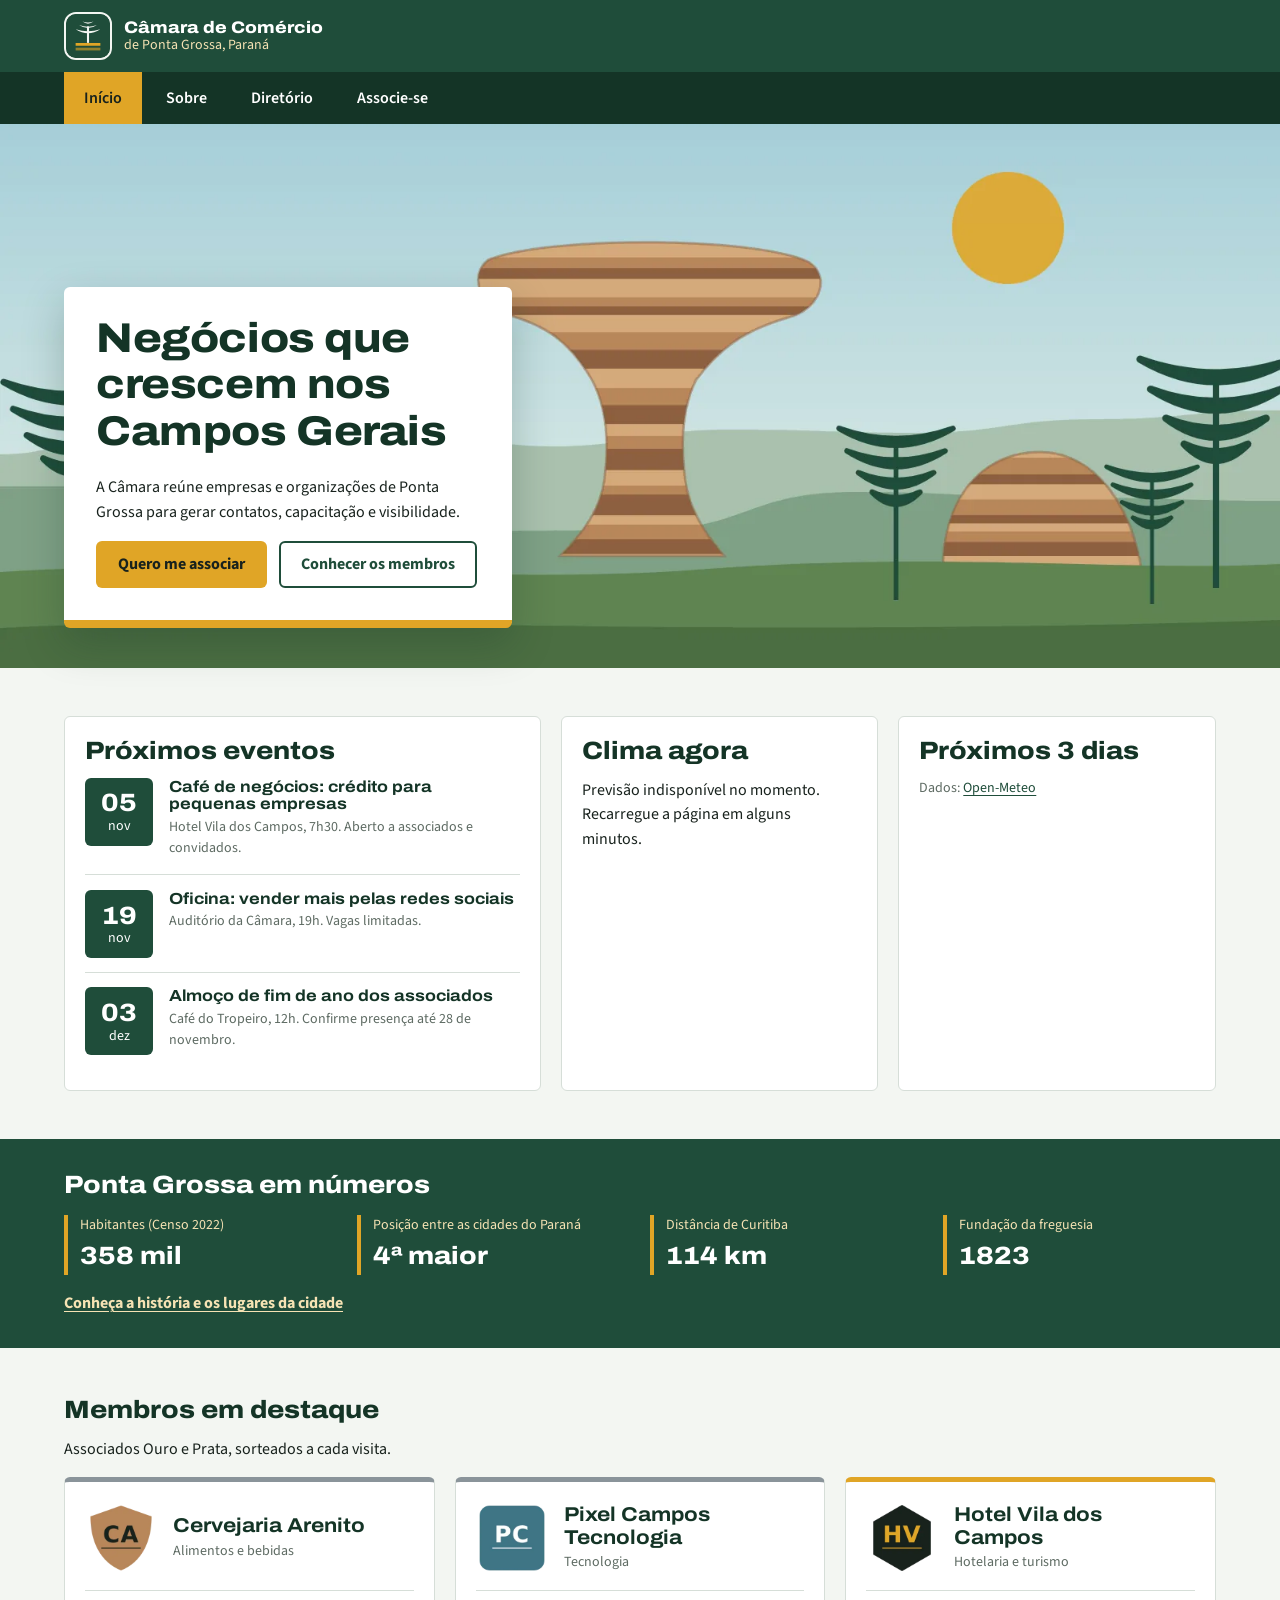
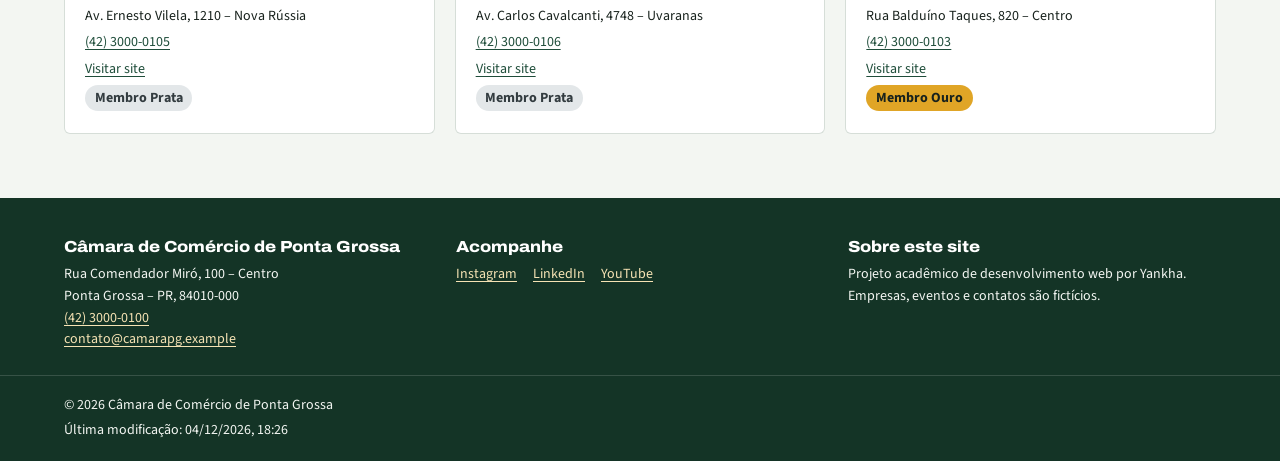
<file: chamber/index.html>
<!DOCTYPE html>
<html lang="pt-BR">
<head>
  <meta charset="UTF-8">
  <meta name="viewport" content="width=device-width, initial-scale=1.0">
  <title>Início | Câmara de Comércio de Ponta Grossa</title>
  <meta name="description" content="Câmara de Comércio de Ponta Grossa: eventos, clima, membros em destaque e como se associar.">
  <meta name="author" content="Yankha">
  <meta property="og:title" content="Início | Câmara de Comércio de Ponta Grossa">
  <meta property="og:description" content="Câmara de Comércio de Ponta Grossa: eventos, clima, membros em destaque e como se associar.">
  <meta property="og:type" content="website">
  <meta property="og:image" content="images/hero-lg.webp">
  <link rel="icon" href="images/brand-mark.svg" type="image/svg+xml">
  <link rel="preconnect" href="https://fonts.googleapis.com">
  <link rel="preconnect" href="https://fonts.gstatic.com" crossorigin>
  <link rel="stylesheet" href="https://fonts.googleapis.com/css2?family=Archivo:wdth,wght@100..125,700..800&amp;family=Source+Sans+3:wght@400;600;700&amp;display=swap">
  <link rel="stylesheet" href="styles/main.css">
</head>
<body>
  <a class="pular-link" href="#conteudo">Pular para o conteúdo</a>
  <header class="cabecalho">
    <div class="container cabecalho-interno">
      <a class="marca" href="index.html">
        <img src="images/brand-mark.svg" alt="" width="48" height="48">
        <span class="marca-nome">Câmara de Comércio <span>de Ponta Grossa, Paraná</span></span>
      </a>
      <button class="menu-botao" id="menu-botao" type="button" aria-expanded="false" aria-controls="navegacao" aria-label="Abrir menu">
        <svg class="icone-abrir" viewBox="0 0 24 24" fill="none" stroke="currentColor" stroke-width="2" stroke-linecap="round" aria-hidden="true"><path d="M4 7h16M4 12h16M4 17h16"/></svg>
        <svg class="icone-fechar" viewBox="0 0 24 24" fill="none" stroke="currentColor" stroke-width="2" stroke-linecap="round" aria-hidden="true"><path d="M6 6l12 12M18 6L6 18"/></svg>
      </button>
    </div>
    <nav class="navegacao" id="navegacao" aria-label="Principal">
      <ul>
        <li><a href="index.html" aria-current="page">Início</a></li>
        <li><a href="sobre.html">Sobre</a></li>
        <li><a href="diretorio.html">Diretório</a></li>
        <li><a href="associe-se.html">Associe-se</a></li>
      </ul>
    </nav>
  </header>

  <main id="conteudo">
    <section class="heroi" aria-labelledby="titulo-heroi">
      <picture>
        <source media="(min-width: 40em)" srcset="images/hero-lg.webp" width="1600" height="800">
        <img src="images/hero-sm.webp" alt="Ilustração da Taça, formação de arenito em camadas do Parque de Vila Velha, cercada por araucárias" width="800" height="400" fetchpriority="high">
      </picture>
      <div class="heroi-texto">
        <h1 id="titulo-heroi">Negócios que crescem nos Campos Gerais</h1>
        <p>A Câmara reúne empresas e organizações de Ponta Grossa para gerar contatos, capacitação e visibilidade.</p>
        <div class="heroi-acoes">
          <a class="botao botao-primario" href="associe-se.html">Quero me associar</a>
          <a class="botao botao-secundario" href="diretorio.html">Conhecer os membros</a>
        </div>
      </div>
    </section>

    <div class="container secao grade-inicio">
      <section class="painel eventos" aria-labelledby="titulo-eventos">
        <h2 id="titulo-eventos">Próximos eventos</h2>
        <ul class="lista-eventos">
          <li>
            <time class="data-evento" datetime="2026-11-05T07:30"><span class="dia">05</span><span class="mes">nov</span></time>
            <div>
              <h3>Café de negócios: crédito para pequenas empresas</h3>
              <p>Hotel Vila dos Campos, 7h30. Aberto a associados e convidados.</p>
            </div>
          </li>
          <li>
            <time class="data-evento" datetime="2026-11-19T19:00"><span class="dia">19</span><span class="mes">nov</span></time>
            <div>
              <h3>Oficina: vender mais pelas redes sociais</h3>
              <p>Auditório da Câmara, 19h. Vagas limitadas.</p>
            </div>
          </li>
          <li>
            <time class="data-evento" datetime="2026-12-03T12:00"><span class="dia">03</span><span class="mes">dez</span></time>
            <div>
              <h3>Almoço de fim de ano dos associados</h3>
              <p>Café do Tropeiro, 12h. Confirme presença até 28 de novembro.</p>
            </div>
          </li>
        </ul>
      </section>

      <section class="painel" aria-labelledby="titulo-clima">
        <h2 id="titulo-clima">Clima agora</h2>
        <div class="clima-atual" id="clima-atual" aria-live="polite">
          <p class="carregando">Buscando o tempo em Ponta Grossa…</p>
        </div>
      </section>

      <section class="painel" aria-labelledby="titulo-previsao">
        <h2 id="titulo-previsao">Próximos 3 dias</h2>
        <ul class="previsao" id="previsao">
          <li class="carregando">Carregando previsão…</li>
        </ul>
        <p class="fonte-dados">Dados: <a href="https://open-meteo.com/" target="_blank" rel="noopener">Open-Meteo</a></p>
      </section>
    </div>

    <section class="faixa-numeros" aria-labelledby="titulo-numeros">
      <div class="container">
        <h2 id="titulo-numeros">Ponta Grossa em números</h2>
        <dl class="numeros">
          <div><dt>Habitantes (Censo 2022)</dt><dd>358 mil</dd></div>
          <div><dt>Posição entre as cidades do Paraná</dt><dd>4ª maior</dd></div>
          <div><dt>Distância de Curitiba</dt><dd>114 km</dd></div>
          <div><dt>Fundação da freguesia</dt><dd>1823</dd></div>
        </dl>
        <a href="sobre.html">Conheça a história e os lugares da cidade</a>
      </div>
    </section>

    <section class="container secao" aria-labelledby="titulo-destaques">
      <h2 id="titulo-destaques">Membros em destaque</h2>
      <p>Associados Ouro e Prata, sorteados a cada visita.</p>
      <div class="destaques" id="destaques" aria-live="polite">
        <p class="carregando">Carregando destaques…</p>
      </div>
    </section>
  </main>

  <footer class="rodape">
    <div class="container rodape-grade">
      <section>
        <h2>Câmara de Comércio de Ponta Grossa</h2>
        <address>
          Rua Comendador Miró, 100 – Centro<br>
          Ponta Grossa – PR, 84010-000<br>
          <a href="tel:4230000100">(42) 3000-0100</a><br>
          <a href="mailto:contato@camarapg.example">contato@camarapg.example</a>
        </address>
      </section>
      <section>
        <h2>Acompanhe</h2>
        <ul>
          <li><a href="https://example.com/instagram" target="_blank" rel="noopener">Instagram</a></li>
          <li><a href="https://example.com/linkedin" target="_blank" rel="noopener">LinkedIn</a></li>
          <li><a href="https://example.com/youtube" target="_blank" rel="noopener">YouTube</a></li>
        </ul>
      </section>
      <section>
        <h2>Sobre este site</h2>
        <p>Projeto acadêmico de desenvolvimento web por Yankha. Empresas, eventos e contatos são fictícios.</p>
      </section>
    </div>
    <div class="rodape-base">
      <div class="container">
        <p>&copy; <span id="ano-atual">2026</span> Câmara de Comércio de Ponta Grossa</p>
        <p>Última modificação: <time id="ultima-modificacao"></time></p>
      </div>
    </div>
  </footer>
  <script type="module" src="scripts/inicio.mjs"></script>
</body>
</html>
</file>
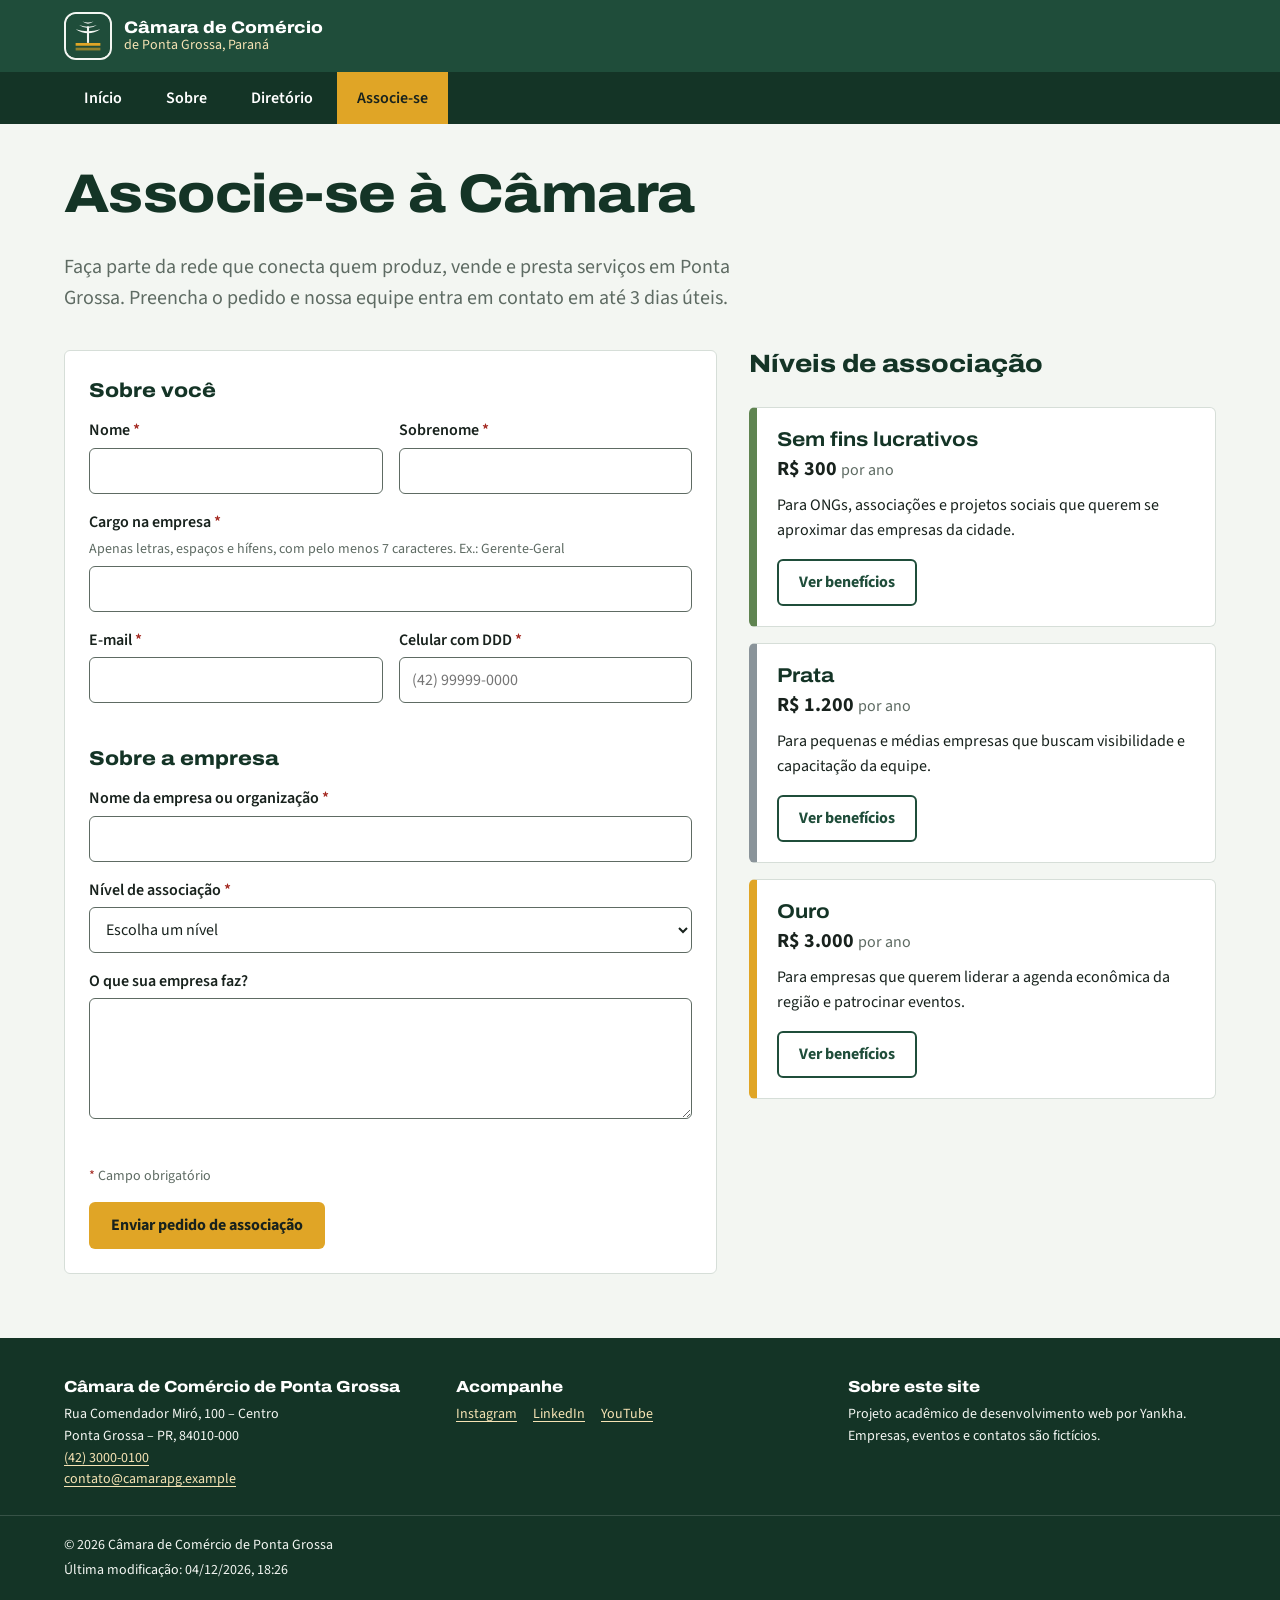
<file: chamber/associe-se.html>
<!DOCTYPE html>
<html lang="pt-BR">
<head>
  <meta charset="UTF-8">
  <meta name="viewport" content="width=device-width, initial-scale=1.0">
  <title>Associe-se | Câmara de Comércio de Ponta Grossa</title>
  <meta name="description" content="Benefícios dos níveis de associação e formulário para se associar à Câmara de Comércio de Ponta Grossa.">
  <meta name="author" content="Yankha">
  <meta property="og:title" content="Associe-se | Câmara de Comércio de Ponta Grossa">
  <meta property="og:description" content="Benefícios dos níveis de associação e formulário para se associar à Câmara de Comércio de Ponta Grossa.">
  <meta property="og:type" content="website">
  <meta property="og:image" content="images/hero-lg.webp">
  <link rel="icon" href="images/brand-mark.svg" type="image/svg+xml">
  <link rel="preconnect" href="https://fonts.googleapis.com">
  <link rel="preconnect" href="https://fonts.gstatic.com" crossorigin>
  <link rel="stylesheet" href="https://fonts.googleapis.com/css2?family=Archivo:wdth,wght@100..125,700..800&amp;family=Source+Sans+3:wght@400;600;700&amp;display=swap">
  <link rel="stylesheet" href="styles/main.css">
</head>
<body>
  <a class="pular-link" href="#conteudo">Pular para o conteúdo</a>
  <header class="cabecalho">
    <div class="container cabecalho-interno">
      <a class="marca" href="index.html">
        <img src="images/brand-mark.svg" alt="" width="48" height="48">
        <span class="marca-nome">Câmara de Comércio <span>de Ponta Grossa, Paraná</span></span>
      </a>
      <button class="menu-botao" id="menu-botao" type="button" aria-expanded="false" aria-controls="navegacao" aria-label="Abrir menu">
        <svg class="icone-abrir" viewBox="0 0 24 24" fill="none" stroke="currentColor" stroke-width="2" stroke-linecap="round" aria-hidden="true"><path d="M4 7h16M4 12h16M4 17h16"/></svg>
        <svg class="icone-fechar" viewBox="0 0 24 24" fill="none" stroke="currentColor" stroke-width="2" stroke-linecap="round" aria-hidden="true"><path d="M6 6l12 12M18 6L6 18"/></svg>
      </button>
    </div>
    <nav class="navegacao" id="navegacao" aria-label="Principal">
      <ul>
        <li><a href="index.html">Início</a></li>
        <li><a href="sobre.html">Sobre</a></li>
        <li><a href="diretorio.html">Diretório</a></li>
        <li><a href="associe-se.html" aria-current="page">Associe-se</a></li>
      </ul>
    </nav>
  </header>

  <main id="conteudo" class="container">
    <header class="cabeca-pagina">
      <h1>Associe-se à Câmara</h1>
      <p>Faça parte da rede que conecta quem produz, vende e presta serviços em Ponta Grossa. Preencha o pedido e nossa equipe entra em contato em até 3 dias úteis.</p>
    </header>

    <div class="layout-associe">
      <form class="formulario" action="obrigado.html" method="get">
        <fieldset>
          <legend>Sobre você</legend>
          <div class="linha-campos">
            <div class="campo">
              <label for="nome">Nome <span class="obrigatorio" aria-hidden="true">*</span></label>
              <input type="text" id="nome" name="nome" autocomplete="given-name" required>
            </div>
            <div class="campo">
              <label for="sobrenome">Sobrenome <span class="obrigatorio" aria-hidden="true">*</span></label>
              <input type="text" id="sobrenome" name="sobrenome" autocomplete="family-name" required>
            </div>
          </div>
          <div class="campo">
            <label for="cargo">Cargo na empresa <span class="obrigatorio" aria-hidden="true">*</span></label>
            <span class="dica" id="dica-cargo">Apenas letras, espaços e hífens, com pelo menos 7 caracteres. Ex.: Gerente-Geral</span>
            <input type="text" id="cargo" name="cargo" autocomplete="organization-title" required
              pattern="[A-Za-zÀ-ÖØ-öø-ÿ \-]{7,}" aria-describedby="dica-cargo"
              title="Use apenas letras, espaços e hífens, com pelo menos 7 caracteres">
          </div>
          <div class="linha-campos">
            <div class="campo">
              <label for="email">E-mail <span class="obrigatorio" aria-hidden="true">*</span></label>
              <input type="email" id="email" name="email" autocomplete="email" required>
            </div>
            <div class="campo">
              <label for="celular">Celular com DDD <span class="obrigatorio" aria-hidden="true">*</span></label>
              <input type="tel" id="celular" name="celular" autocomplete="tel" required
                pattern="[0-9 \(\)\+\-]{10,}" placeholder="(42) 99999-0000"
                title="Informe o celular com DDD, por exemplo (42) 99999-0000">
            </div>
          </div>
        </fieldset>

        <fieldset>
          <legend>Sobre a empresa</legend>
          <div class="campo">
            <label for="empresa">Nome da empresa ou organização <span class="obrigatorio" aria-hidden="true">*</span></label>
            <input type="text" id="empresa" name="empresa" autocomplete="organization" required>
          </div>
          <div class="campo">
            <label for="nivel">Nível de associação <span class="obrigatorio" aria-hidden="true">*</span></label>
            <select id="nivel" name="nivel" required>
              <option value="" selected disabled>Escolha um nível</option>
              <option value="sem-fins-lucrativos">Sem fins lucrativos</option>
              <option value="prata">Prata</option>
              <option value="ouro">Ouro</option>
            </select>
          </div>
          <div class="campo">
            <label for="descricao">O que sua empresa faz?</label>
            <textarea id="descricao" name="descricao" rows="4"></textarea>
          </div>
        </fieldset>

        <input type="hidden" id="carimbo" name="carimbo">
        <p class="fonte"><span class="obrigatorio" aria-hidden="true">*</span> Campo obrigatório</p>
        <button type="submit" class="botao botao-primario">Enviar pedido de associação</button>
      </form>

      <section class="niveis" aria-labelledby="titulo-niveis">
        <h2 id="titulo-niveis">Níveis de associação</h2>
        <article class="nivel np">
          <h3>Sem fins lucrativos</h3>
          <p class="preco">R$ 300 <span>por ano</span></p>
          <p>Para ONGs, associações e projetos sociais que querem se aproximar das empresas da cidade.</p>
          <button type="button" class="botao botao-secundario" data-modal="modal-np">Ver benefícios</button>
        </article>
        <article class="nivel prata">
          <h3>Prata</h3>
          <p class="preco">R$ 1.200 <span>por ano</span></p>
          <p>Para pequenas e médias empresas que buscam visibilidade e capacitação da equipe.</p>
          <button type="button" class="botao botao-secundario" data-modal="modal-prata">Ver benefícios</button>
        </article>
        <article class="nivel ouro">
          <h3>Ouro</h3>
          <p class="preco">R$ 3.000 <span>por ano</span></p>
          <p>Para empresas que querem liderar a agenda econômica da região e patrocinar eventos.</p>
          <button type="button" class="botao botao-secundario" data-modal="modal-ouro">Ver benefícios</button>
        </article>
      </section>
    </div>

    <dialog class="modal" id="modal-np" aria-labelledby="modal-np-titulo">
      <div class="modal-cabeca">
        <h2 id="modal-np-titulo">Benefícios: Sem fins lucrativos</h2>
        <button type="button" class="modal-fechar" aria-label="Fechar">&times;</button>
      </div>
      <ul>
          <li>Listagem no diretório de membros</li>
          <li>Dois almoços de networking por ano</li>
          <li>Divulgação de campanhas sociais no boletim mensal</li>
          <li>Acesso gratuito aos treinamentos on-line</li>
      </ul>
      <button type="button" class="botao botao-primario" data-escolher="sem-fins-lucrativos">Escolher este nível</button>
    </dialog>
    <dialog class="modal" id="modal-prata" aria-labelledby="modal-prata-titulo">
      <div class="modal-cabeca">
        <h2 id="modal-prata-titulo">Benefícios: Prata</h2>
        <button type="button" class="modal-fechar" aria-label="Fechar">&times;</button>
      </div>
      <ul>
          <li>Tudo do nível Sem fins lucrativos</li>
          <li>Logotipo no diretório e chance de destaque na página inicial</li>
          <li>Almoços de networking mensais</li>
          <li>Quatro treinamentos presenciais por ano para a equipe</li>
          <li>Uma publicação por mês nas redes sociais da Câmara</li>
          <li>20% de desconto em eventos pagos</li>
      </ul>
      <button type="button" class="botao botao-primario" data-escolher="prata">Escolher este nível</button>
    </dialog>
    <dialog class="modal" id="modal-ouro" aria-labelledby="modal-ouro-titulo">
      <div class="modal-cabeca">
        <h2 id="modal-ouro-titulo">Benefícios: Ouro</h2>
        <button type="button" class="modal-fechar" aria-label="Fechar">&times;</button>
      </div>
      <ul>
          <li>Tudo do nível Prata</li>
          <li>Destaque prioritário na página inicial e no diretório</li>
          <li>Patrocínio com marca em um evento por ano</li>
          <li>Anúncio no boletim trimestral impresso</li>
          <li>Publicações semanais nas redes sociais da Câmara</li>
          <li>Duas horas mensais de orientação jurídica e tributária</li>
          <li>Convites para reuniões com o poder público</li>
      </ul>
      <button type="button" class="botao botao-primario" data-escolher="ouro">Escolher este nível</button>
    </dialog>
  </main>

  <footer class="rodape">
    <div class="container rodape-grade">
      <section>
        <h2>Câmara de Comércio de Ponta Grossa</h2>
        <address>
          Rua Comendador Miró, 100 – Centro<br>
          Ponta Grossa – PR, 84010-000<br>
          <a href="tel:4230000100">(42) 3000-0100</a><br>
          <a href="mailto:contato@camarapg.example">contato@camarapg.example</a>
        </address>
      </section>
      <section>
        <h2>Acompanhe</h2>
        <ul>
          <li><a href="https://example.com/instagram" target="_blank" rel="noopener">Instagram</a></li>
          <li><a href="https://example.com/linkedin" target="_blank" rel="noopener">LinkedIn</a></li>
          <li><a href="https://example.com/youtube" target="_blank" rel="noopener">YouTube</a></li>
        </ul>
      </section>
      <section>
        <h2>Sobre este site</h2>
        <p>Projeto acadêmico de desenvolvimento web por Yankha. Empresas, eventos e contatos são fictícios.</p>
      </section>
    </div>
    <div class="rodape-base">
      <div class="container">
        <p>&copy; <span id="ano-atual">2026</span> Câmara de Comércio de Ponta Grossa</p>
        <p>Última modificação: <time id="ultima-modificacao"></time></p>
      </div>
    </div>
  </footer>
  <script type="module" src="scripts/associe.mjs"></script>
</body>
</html>
</file>
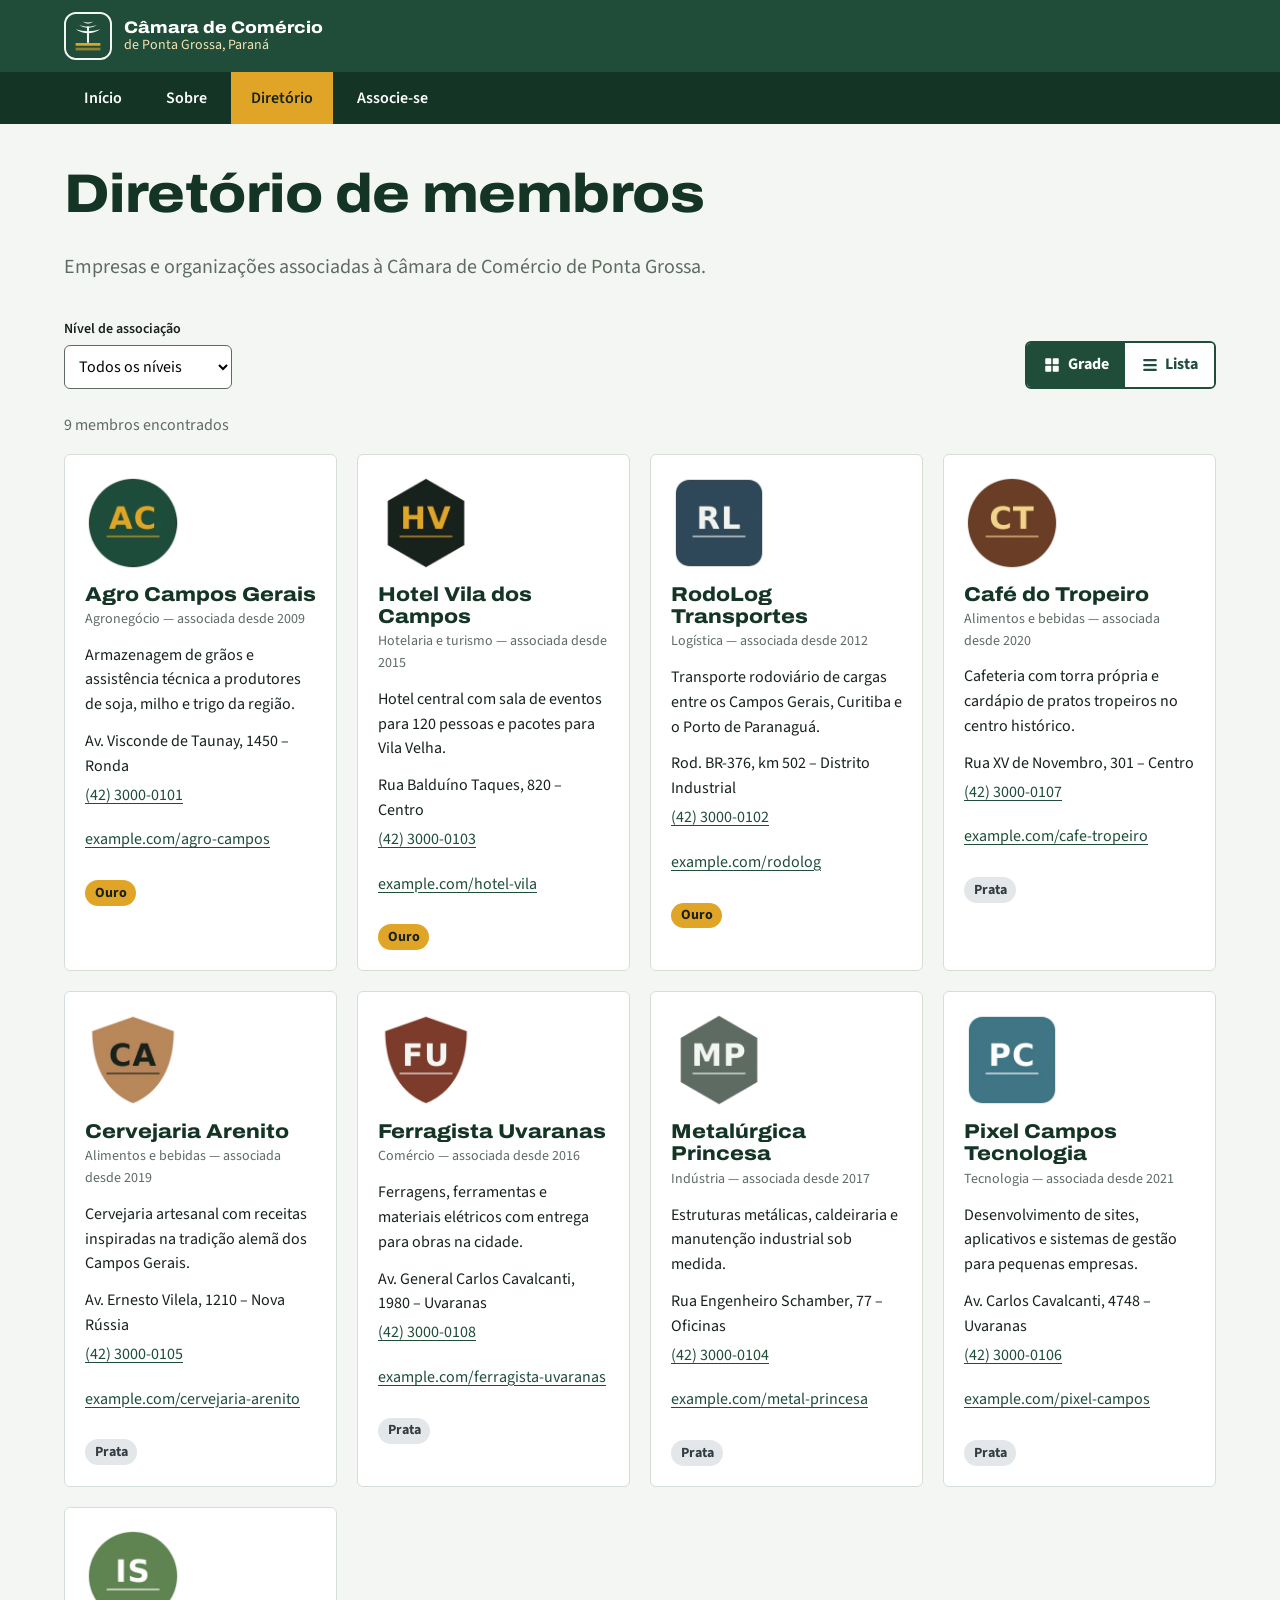
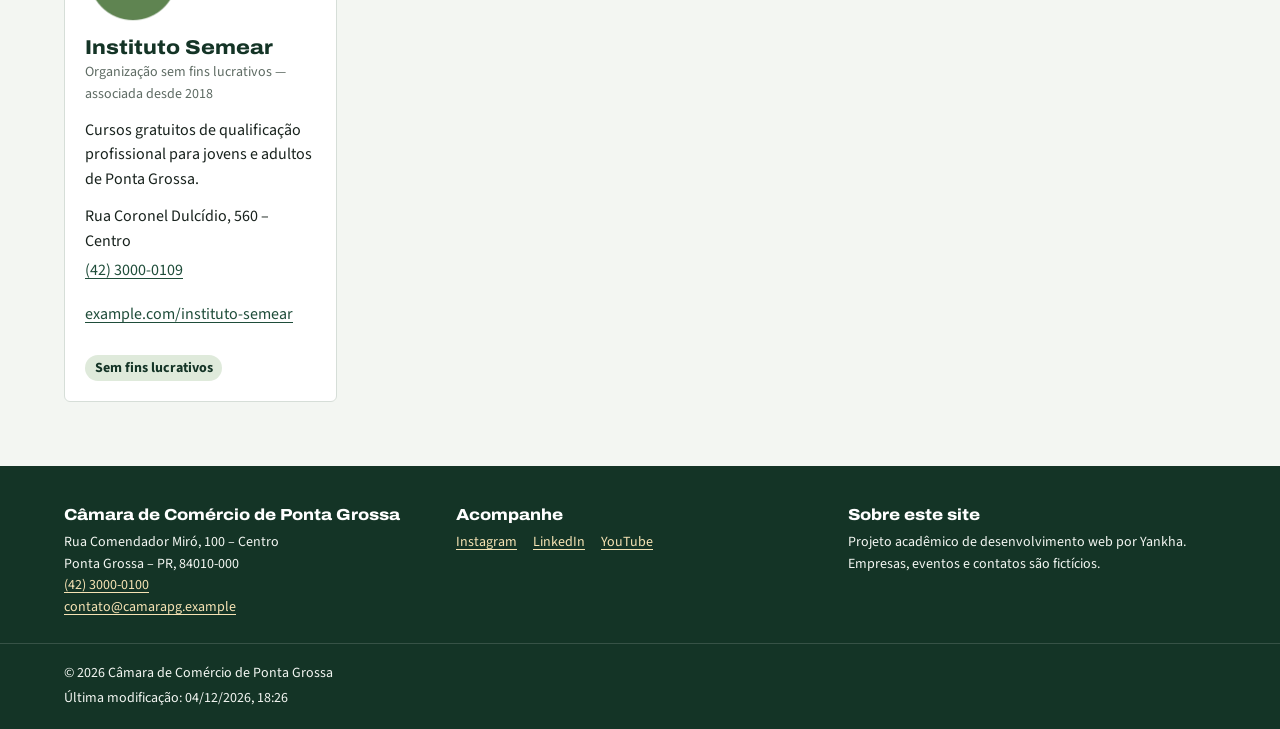
<file: chamber/diretorio.html>
<!DOCTYPE html>
<html lang="pt-BR">
<head>
  <meta charset="UTF-8">
  <meta name="viewport" content="width=device-width, initial-scale=1.0">
  <title>Diretório | Câmara de Comércio de Ponta Grossa</title>
  <meta name="description" content="Diretório de empresas e organizações associadas à Câmara de Comércio de Ponta Grossa.">
  <meta name="author" content="Yankha">
  <meta property="og:title" content="Diretório | Câmara de Comércio de Ponta Grossa">
  <meta property="og:description" content="Diretório de empresas e organizações associadas à Câmara de Comércio de Ponta Grossa.">
  <meta property="og:type" content="website">
  <meta property="og:image" content="images/hero-lg.webp">
  <link rel="icon" href="images/brand-mark.svg" type="image/svg+xml">
  <link rel="preconnect" href="https://fonts.googleapis.com">
  <link rel="preconnect" href="https://fonts.gstatic.com" crossorigin>
  <link rel="stylesheet" href="https://fonts.googleapis.com/css2?family=Archivo:wdth,wght@100..125,700..800&amp;family=Source+Sans+3:wght@400;600;700&amp;display=swap">
  <link rel="stylesheet" href="styles/main.css">
</head>
<body>
  <a class="pular-link" href="#conteudo">Pular para o conteúdo</a>
  <header class="cabecalho">
    <div class="container cabecalho-interno">
      <a class="marca" href="index.html">
        <img src="images/brand-mark.svg" alt="" width="48" height="48">
        <span class="marca-nome">Câmara de Comércio <span>de Ponta Grossa, Paraná</span></span>
      </a>
      <button class="menu-botao" id="menu-botao" type="button" aria-expanded="false" aria-controls="navegacao" aria-label="Abrir menu">
        <svg class="icone-abrir" viewBox="0 0 24 24" fill="none" stroke="currentColor" stroke-width="2" stroke-linecap="round" aria-hidden="true"><path d="M4 7h16M4 12h16M4 17h16"/></svg>
        <svg class="icone-fechar" viewBox="0 0 24 24" fill="none" stroke="currentColor" stroke-width="2" stroke-linecap="round" aria-hidden="true"><path d="M6 6l12 12M18 6L6 18"/></svg>
      </button>
    </div>
    <nav class="navegacao" id="navegacao" aria-label="Principal">
      <ul>
        <li><a href="index.html">Início</a></li>
        <li><a href="sobre.html">Sobre</a></li>
        <li><a href="diretorio.html" aria-current="page">Diretório</a></li>
        <li><a href="associe-se.html">Associe-se</a></li>
      </ul>
    </nav>
  </header>

  <main id="conteudo" class="container">
    <header class="cabeca-pagina">
      <h1>Diretório de membros</h1>
      <p>Empresas e organizações associadas à Câmara de Comércio de Ponta Grossa.</p>
    </header>

    <div class="controles-diretorio">
      <div class="filtro">
        <label for="filtro-nivel">Nível de associação</label>
        <select id="filtro-nivel">
          <option value="todos">Todos os níveis</option>
          <option value="3">Ouro</option>
          <option value="2">Prata</option>
          <option value="1">Sem fins lucrativos</option>
        </select>
      </div>
      <div class="alternar-visao" role="group" aria-label="Modo de exibição">
        <button type="button" id="ver-grade" aria-pressed="true">
          <svg viewBox="0 0 24 24" fill="currentColor" aria-hidden="true"><rect x="3" y="3" width="8" height="8" rx="1"/><rect x="13" y="3" width="8" height="8" rx="1"/><rect x="3" y="13" width="8" height="8" rx="1"/><rect x="13" y="13" width="8" height="8" rx="1"/></svg>
          Grade
        </button>
        <button type="button" id="ver-lista" aria-pressed="false">
          <svg viewBox="0 0 24 24" fill="currentColor" aria-hidden="true"><rect x="3" y="4" width="18" height="3" rx="1"/><rect x="3" y="10.5" width="18" height="3" rx="1"/><rect x="3" y="17" width="18" height="3" rx="1"/></svg>
          Lista
        </button>
      </div>
    </div>

    <p class="contagem" id="contagem" aria-live="polite"></p>
    <div class="membros grade" id="membros">
      <p class="carregando">Carregando membros…</p>
    </div>
  </main>

  <footer class="rodape">
    <div class="container rodape-grade">
      <section>
        <h2>Câmara de Comércio de Ponta Grossa</h2>
        <address>
          Rua Comendador Miró, 100 – Centro<br>
          Ponta Grossa – PR, 84010-000<br>
          <a href="tel:4230000100">(42) 3000-0100</a><br>
          <a href="mailto:contato@camarapg.example">contato@camarapg.example</a>
        </address>
      </section>
      <section>
        <h2>Acompanhe</h2>
        <ul>
          <li><a href="https://example.com/instagram" target="_blank" rel="noopener">Instagram</a></li>
          <li><a href="https://example.com/linkedin" target="_blank" rel="noopener">LinkedIn</a></li>
          <li><a href="https://example.com/youtube" target="_blank" rel="noopener">YouTube</a></li>
        </ul>
      </section>
      <section>
        <h2>Sobre este site</h2>
        <p>Projeto acadêmico de desenvolvimento web por Yankha. Empresas, eventos e contatos são fictícios.</p>
      </section>
    </div>
    <div class="rodape-base">
      <div class="container">
        <p>&copy; <span id="ano-atual">2026</span> Câmara de Comércio de Ponta Grossa</p>
        <p>Última modificação: <time id="ultima-modificacao"></time></p>
      </div>
    </div>
  </footer>
  <script type="module" src="scripts/diretorio.mjs"></script>
</body>
</html>
</file>
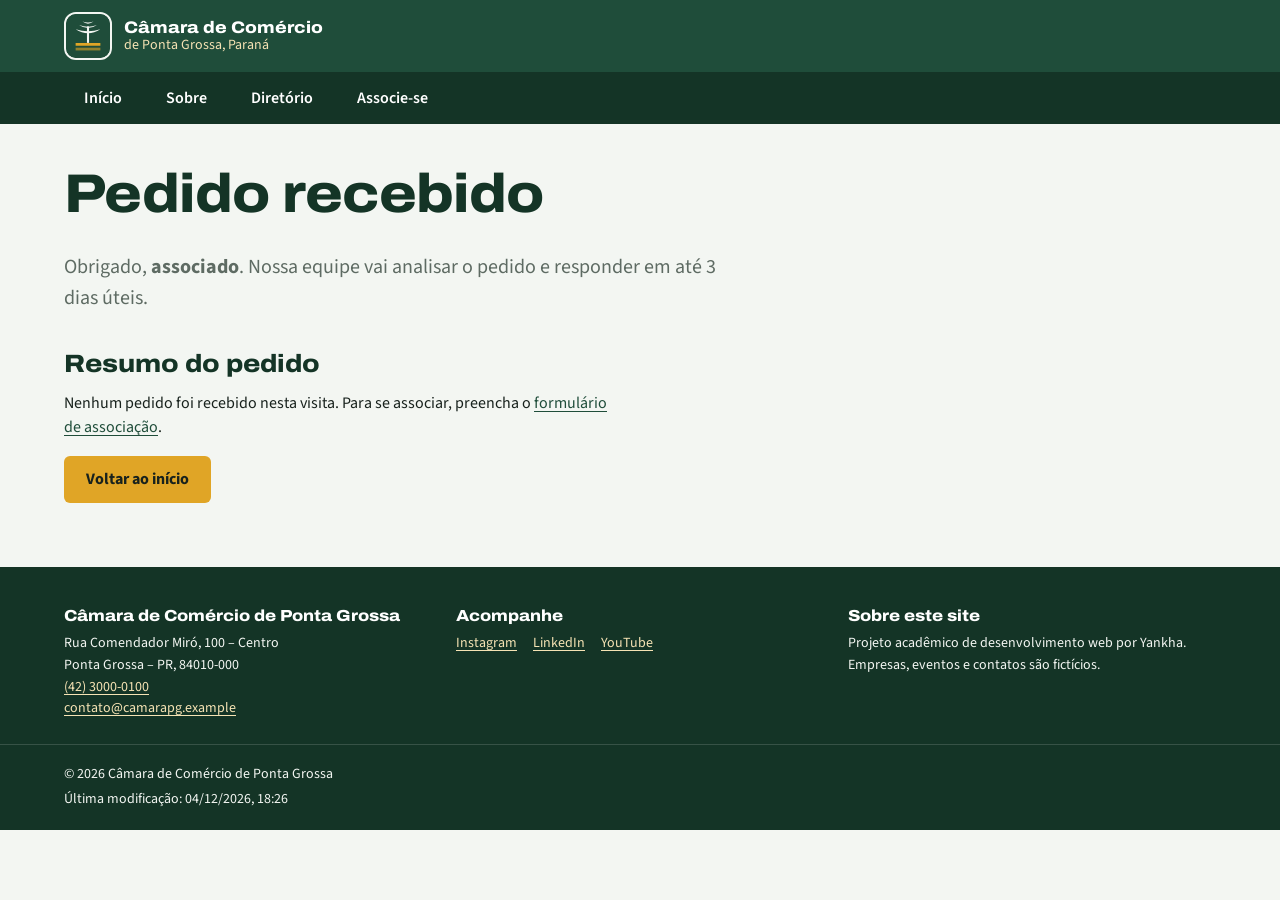
<file: chamber/obrigado.html>
<!DOCTYPE html>
<html lang="pt-BR">
<head>
  <meta charset="UTF-8">
  <meta name="viewport" content="width=device-width, initial-scale=1.0">
  <title>Pedido recebido | Câmara de Comércio de Ponta Grossa</title>
  <meta name="description" content="Confirmação do pedido de associação à Câmara de Comércio de Ponta Grossa.">
  <meta name="author" content="Yankha">
  <meta property="og:title" content="Pedido recebido | Câmara de Comércio de Ponta Grossa">
  <meta property="og:description" content="Confirmação do pedido de associação à Câmara de Comércio de Ponta Grossa.">
  <meta property="og:type" content="website">
  <meta property="og:image" content="images/hero-lg.webp">
  <link rel="icon" href="images/brand-mark.svg" type="image/svg+xml">
  <link rel="preconnect" href="https://fonts.googleapis.com">
  <link rel="preconnect" href="https://fonts.gstatic.com" crossorigin>
  <link rel="stylesheet" href="https://fonts.googleapis.com/css2?family=Archivo:wdth,wght@100..125,700..800&amp;family=Source+Sans+3:wght@400;600;700&amp;display=swap">
  <link rel="stylesheet" href="styles/main.css">
</head>
<body>
  <a class="pular-link" href="#conteudo">Pular para o conteúdo</a>
  <header class="cabecalho">
    <div class="container cabecalho-interno">
      <a class="marca" href="index.html">
        <img src="images/brand-mark.svg" alt="" width="48" height="48">
        <span class="marca-nome">Câmara de Comércio <span>de Ponta Grossa, Paraná</span></span>
      </a>
      <button class="menu-botao" id="menu-botao" type="button" aria-expanded="false" aria-controls="navegacao" aria-label="Abrir menu">
        <svg class="icone-abrir" viewBox="0 0 24 24" fill="none" stroke="currentColor" stroke-width="2" stroke-linecap="round" aria-hidden="true"><path d="M4 7h16M4 12h16M4 17h16"/></svg>
        <svg class="icone-fechar" viewBox="0 0 24 24" fill="none" stroke="currentColor" stroke-width="2" stroke-linecap="round" aria-hidden="true"><path d="M6 6l12 12M18 6L6 18"/></svg>
      </button>
    </div>
    <nav class="navegacao" id="navegacao" aria-label="Principal">
      <ul>
        <li><a href="index.html">Início</a></li>
        <li><a href="sobre.html">Sobre</a></li>
        <li><a href="diretorio.html">Diretório</a></li>
        <li><a href="associe-se.html">Associe-se</a></li>
      </ul>
    </nav>
  </header>

  <main id="conteudo" class="container">
    <header class="cabeca-pagina">
      <h1>Pedido recebido</h1>
      <p>Obrigado, <strong id="nome-saudacao">associado</strong>. Nossa equipe vai analisar o pedido e responder em até 3 dias úteis.</p>
    </header>
    <h2>Resumo do pedido</h2>
    <dl class="resumo" id="resumo"></dl>
    <a class="botao botao-primario" href="index.html">Voltar ao início</a>
  </main>

  <footer class="rodape">
    <div class="container rodape-grade">
      <section>
        <h2>Câmara de Comércio de Ponta Grossa</h2>
        <address>
          Rua Comendador Miró, 100 – Centro<br>
          Ponta Grossa – PR, 84010-000<br>
          <a href="tel:4230000100">(42) 3000-0100</a><br>
          <a href="mailto:contato@camarapg.example">contato@camarapg.example</a>
        </address>
      </section>
      <section>
        <h2>Acompanhe</h2>
        <ul>
          <li><a href="https://example.com/instagram" target="_blank" rel="noopener">Instagram</a></li>
          <li><a href="https://example.com/linkedin" target="_blank" rel="noopener">LinkedIn</a></li>
          <li><a href="https://example.com/youtube" target="_blank" rel="noopener">YouTube</a></li>
        </ul>
      </section>
      <section>
        <h2>Sobre este site</h2>
        <p>Projeto acadêmico de desenvolvimento web por Yankha. Empresas, eventos e contatos são fictícios.</p>
      </section>
    </div>
    <div class="rodape-base">
      <div class="container">
        <p>&copy; <span id="ano-atual">2026</span> Câmara de Comércio de Ponta Grossa</p>
        <p>Última modificação: <time id="ultima-modificacao"></time></p>
      </div>
    </div>
  </footer>
  <script type="module" src="scripts/obrigado.mjs"></script>
</body>
</html>
</file>
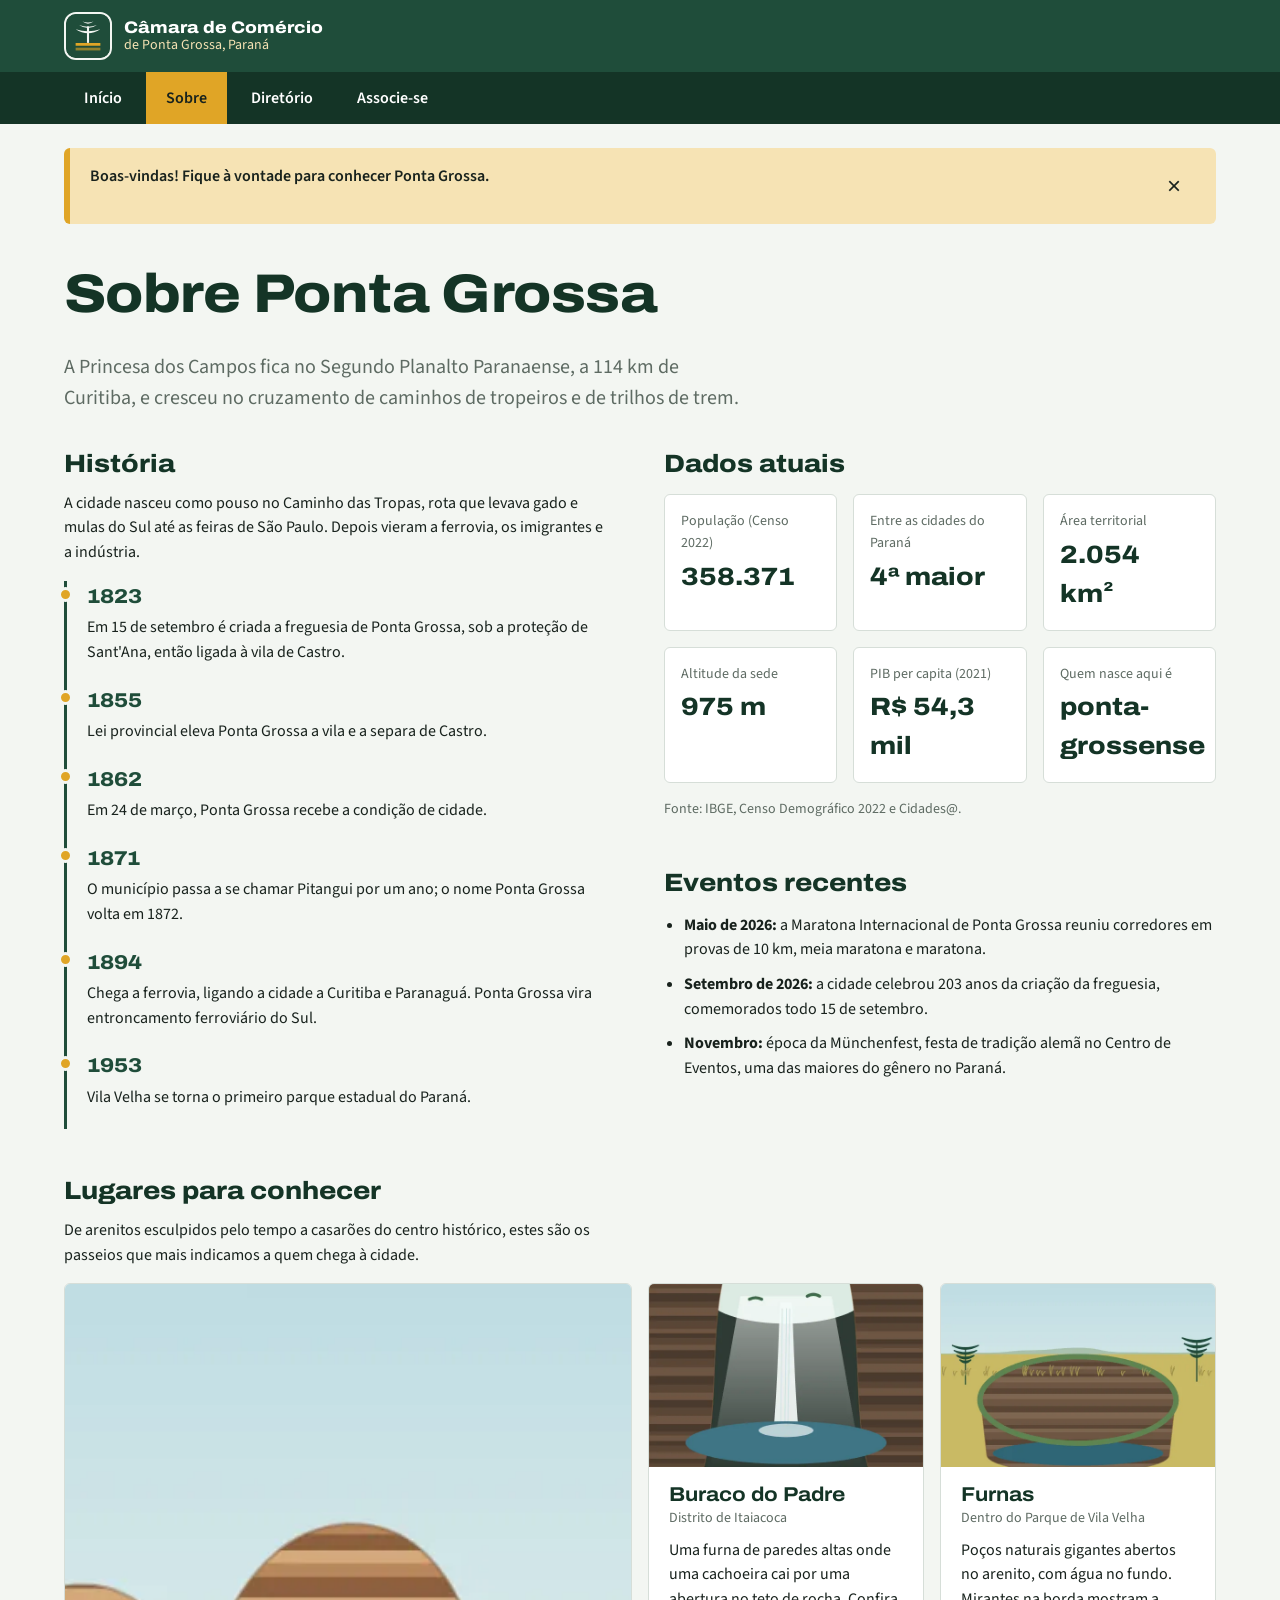
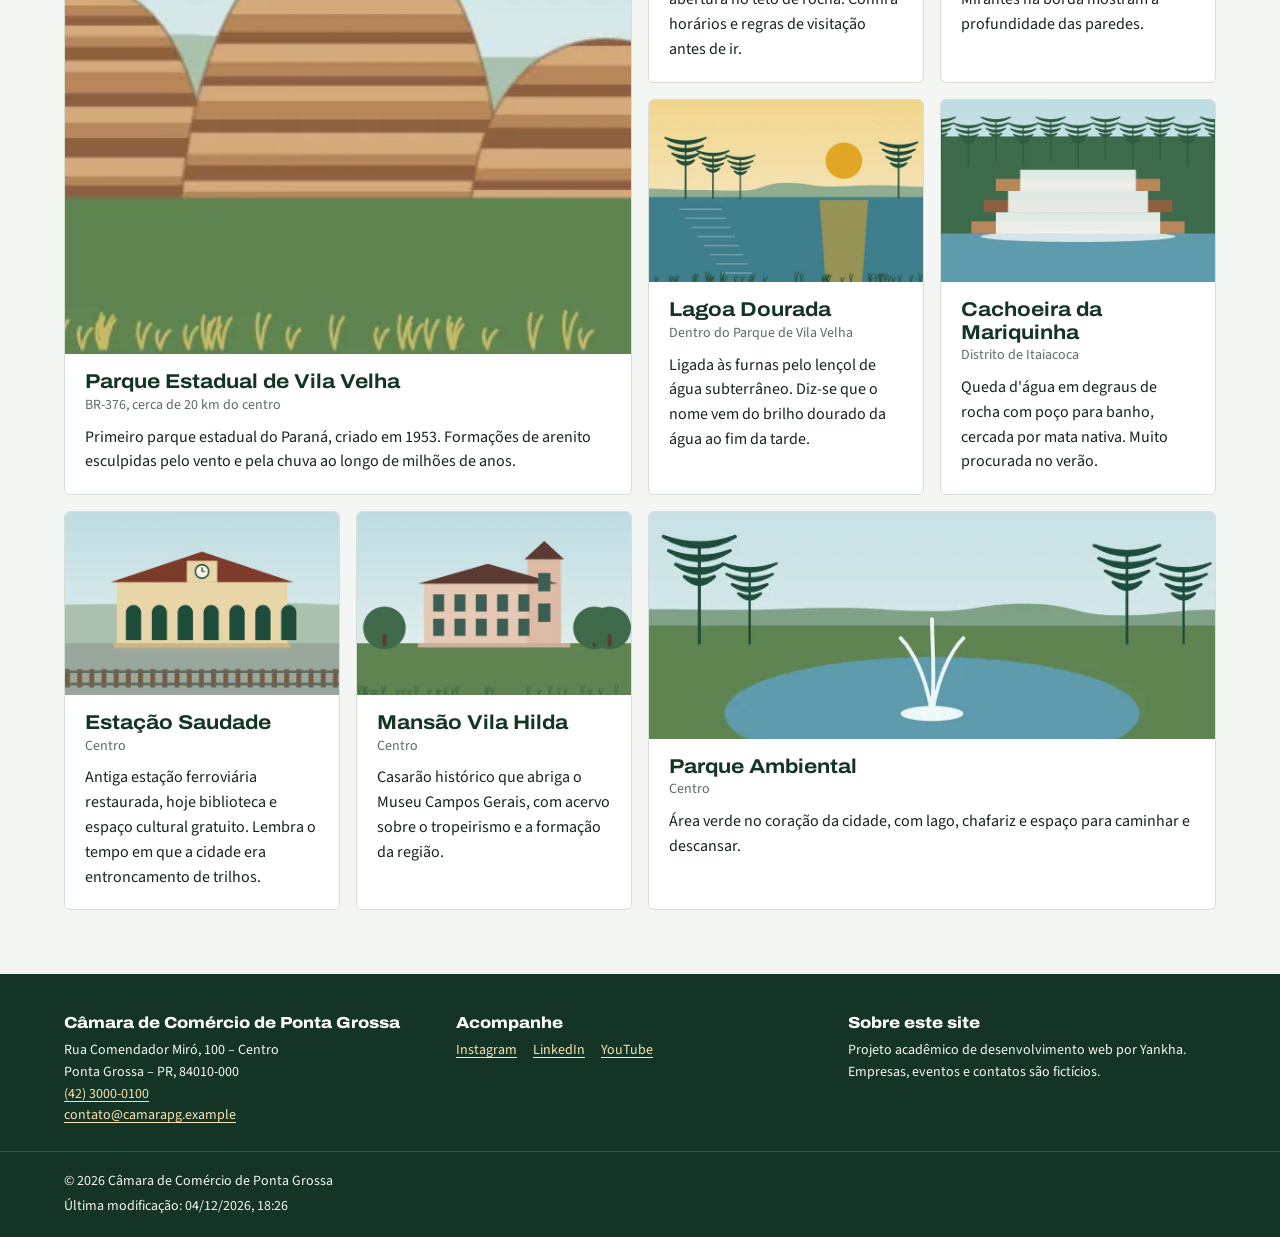
<file: chamber/sobre.html>
<!DOCTYPE html>
<html lang="pt-BR">
<head>
  <meta charset="UTF-8">
  <meta name="viewport" content="width=device-width, initial-scale=1.0">
  <title>Sobre | Câmara de Comércio de Ponta Grossa</title>
  <meta name="description" content="História, dados atuais e lugares para conhecer em Ponta Grossa, nos Campos Gerais do Paraná.">
  <meta name="author" content="Yankha">
  <meta property="og:title" content="Sobre | Câmara de Comércio de Ponta Grossa">
  <meta property="og:description" content="História, dados atuais e lugares para conhecer em Ponta Grossa, nos Campos Gerais do Paraná.">
  <meta property="og:type" content="website">
  <meta property="og:image" content="images/hero-lg.webp">
  <link rel="icon" href="images/brand-mark.svg" type="image/svg+xml">
  <link rel="preconnect" href="https://fonts.googleapis.com">
  <link rel="preconnect" href="https://fonts.gstatic.com" crossorigin>
  <link rel="stylesheet" href="https://fonts.googleapis.com/css2?family=Archivo:wdth,wght@100..125,700..800&amp;family=Source+Sans+3:wght@400;600;700&amp;display=swap">
  <link rel="stylesheet" href="styles/main.css">
</head>
<body>
  <a class="pular-link" href="#conteudo">Pular para o conteúdo</a>
  <header class="cabecalho">
    <div class="container cabecalho-interno">
      <a class="marca" href="index.html">
        <img src="images/brand-mark.svg" alt="" width="48" height="48">
        <span class="marca-nome">Câmara de Comércio <span>de Ponta Grossa, Paraná</span></span>
      </a>
      <button class="menu-botao" id="menu-botao" type="button" aria-expanded="false" aria-controls="navegacao" aria-label="Abrir menu">
        <svg class="icone-abrir" viewBox="0 0 24 24" fill="none" stroke="currentColor" stroke-width="2" stroke-linecap="round" aria-hidden="true"><path d="M4 7h16M4 12h16M4 17h16"/></svg>
        <svg class="icone-fechar" viewBox="0 0 24 24" fill="none" stroke="currentColor" stroke-width="2" stroke-linecap="round" aria-hidden="true"><path d="M6 6l12 12M18 6L6 18"/></svg>
      </button>
    </div>
    <nav class="navegacao" id="navegacao" aria-label="Principal">
      <ul>
        <li><a href="index.html">Início</a></li>
        <li><a href="sobre.html" aria-current="page">Sobre</a></li>
        <li><a href="diretorio.html">Diretório</a></li>
        <li><a href="associe-se.html">Associe-se</a></li>
      </ul>
    </nav>
  </header>

  <main id="conteudo" class="container">
    <aside class="aviso-visita" id="aviso-visita" role="status" hidden>
      <p id="texto-visita"></p>
      <button type="button" id="fechar-aviso" aria-label="Fechar mensagem">&times;</button>
    </aside>

    <header class="cabeca-pagina">
      <h1>Sobre Ponta Grossa</h1>
      <p>A Princesa dos Campos fica no Segundo Planalto Paranaense, a 114 km de Curitiba, e cresceu no cruzamento de caminhos de tropeiros e de trilhos de trem.</p>
    </header>

    <div class="colunas-sobre">
      <section aria-labelledby="titulo-historia">
        <h2 id="titulo-historia">História</h2>
        <p>A cidade nasceu como pouso no Caminho das Tropas, rota que levava gado e mulas do Sul até as feiras de São Paulo. Depois vieram a ferrovia, os imigrantes e a indústria.</p>
        <ol class="linha-tempo">
          <li>
            <time datetime="1823-09-15">1823</time>
            <p>Em 15 de setembro é criada a freguesia de Ponta Grossa, sob a proteção de Sant'Ana, então ligada à vila de Castro.</p>
          </li>
          <li>
            <time datetime="1855-04-07">1855</time>
            <p>Lei provincial eleva Ponta Grossa a vila e a separa de Castro.</p>
          </li>
          <li>
            <time datetime="1862-03-24">1862</time>
            <p>Em 24 de março, Ponta Grossa recebe a condição de cidade.</p>
          </li>
          <li>
            <time datetime="1871">1871</time>
            <p>O município passa a se chamar Pitangui por um ano; o nome Ponta Grossa volta em 1872.</p>
          </li>
          <li>
            <time datetime="1894">1894</time>
            <p>Chega a ferrovia, ligando a cidade a Curitiba e Paranaguá. Ponta Grossa vira entroncamento ferroviário do Sul.</p>
          </li>
          <li>
            <time datetime="1953">1953</time>
            <p>Vila Velha se torna o primeiro parque estadual do Paraná.</p>
          </li>
        </ol>
      </section>

      <div>
        <section aria-labelledby="titulo-dados">
          <h2 id="titulo-dados">Dados atuais</h2>
          <dl class="dados-demograficos">
            <div><dt>População (Censo 2022)</dt><dd>358.371</dd></div>
            <div><dt>Entre as cidades do Paraná</dt><dd>4ª maior</dd></div>
            <div><dt>Área territorial</dt><dd>2.054 km²</dd></div>
            <div><dt>Altitude da sede</dt><dd>975 m</dd></div>
            <div><dt>PIB per capita (2021)</dt><dd>R$ 54,3 mil</dd></div>
            <div><dt>Quem nasce aqui é</dt><dd>ponta-grossense</dd></div>
          </dl>
          <p class="fonte">Fonte: IBGE, Censo Demográfico 2022 e Cidades@.</p>
        </section>

        <section class="secao" aria-labelledby="titulo-recentes">
          <h2 id="titulo-recentes">Eventos recentes</h2>
          <ul class="eventos-recentes">
            <li><strong>Maio de 2026:</strong> a Maratona Internacional de Ponta Grossa reuniu corredores em provas de 10 km, meia maratona e maratona.</li>
            <li><strong>Setembro de 2026:</strong> a cidade celebrou 203 anos da criação da freguesia, comemorados todo 15 de setembro.</li>
            <li><strong>Novembro:</strong> época da Münchenfest, festa de tradição alemã no Centro de Eventos, uma das maiores do gênero no Paraná.</li>
          </ul>
        </section>
      </div>
    </div>

    <section class="secao" aria-labelledby="titulo-lugares">
      <h2 id="titulo-lugares">Lugares para conhecer</h2>
      <p>De arenitos esculpidos pelo tempo a casarões do centro histórico, estes são os passeios que mais indicamos a quem chega à cidade.</p>
      <div class="montagem" id="montagem" aria-live="polite">
        <p class="carregando">Carregando lugares…</p>
      </div>
    </section>
  </main>

  <footer class="rodape">
    <div class="container rodape-grade">
      <section>
        <h2>Câmara de Comércio de Ponta Grossa</h2>
        <address>
          Rua Comendador Miró, 100 – Centro<br>
          Ponta Grossa – PR, 84010-000<br>
          <a href="tel:4230000100">(42) 3000-0100</a><br>
          <a href="mailto:contato@camarapg.example">contato@camarapg.example</a>
        </address>
      </section>
      <section>
        <h2>Acompanhe</h2>
        <ul>
          <li><a href="https://example.com/instagram" target="_blank" rel="noopener">Instagram</a></li>
          <li><a href="https://example.com/linkedin" target="_blank" rel="noopener">LinkedIn</a></li>
          <li><a href="https://example.com/youtube" target="_blank" rel="noopener">YouTube</a></li>
        </ul>
      </section>
      <section>
        <h2>Sobre este site</h2>
        <p>Projeto acadêmico de desenvolvimento web por Yankha. Empresas, eventos e contatos são fictícios.</p>
      </section>
    </div>
    <div class="rodape-base">
      <div class="container">
        <p>&copy; <span id="ano-atual">2026</span> Câmara de Comércio de Ponta Grossa</p>
        <p>Última modificação: <time id="ultima-modificacao"></time></p>
      </div>
    </div>
  </footer>
  <script type="module" src="scripts/sobre.mjs"></script>
</body>
</html>
</file>
<file: chamber/styles/main.css>
/* =========================================================
   Câmara de Comércio de Ponta Grossa — estilos
   Abordagem mobile-first: estilos base para telas pequenas,
   consultas de mídia ampliam o layout em 40em e 64em.
   ========================================================= */

:root {
  /* Paleta dos Campos Gerais */
  --araucaria: #1f4d3a;
  --araucaria-escuro: #143426;
  --dourado: #e0a526;
  --dourado-claro: #f6e3b4;
  --campo: #f3f6f2;
  --branco: #ffffff;
  --tinta: #18221d;
  --arenito: #5e6b63;
  --linha: #d6ded8;
  --prata: #8a949a;
  --erro: #a3271f;

  --fonte-titulo: "Archivo", "Arial Narrow", Arial, sans-serif;
  --fonte-texto: "Source Sans 3", "Segoe UI", Roboto, Arial, sans-serif;

  /* Escala tipográfica (razão ~1.25) */
  --t-1: 0.875rem;
  --t0: 1rem;
  --t1: 1.25rem;
  --t2: 1.563rem;
  --t3: 1.953rem;
  --t4: clamp(2.2rem, 6vw, 3.4rem);

  --espaco: 1rem;
  --largura: 72rem;
  --raio: 6px;
}

*,
*::before,
*::after {
  box-sizing: border-box;
}

html {
  -webkit-text-size-adjust: 100%;
}

body {
  margin: 0;
  font-family: var(--fonte-texto);
  font-size: var(--t0);
  line-height: 1.55;
  color: var(--tinta);
  background-color: var(--campo);
}

img {
  max-width: 100%;
  height: auto;
  display: block;
}

h1,
h2,
h3 {
  font-family: var(--fonte-titulo);
  font-stretch: 112%;
  line-height: 1.12;
  margin: 0 0 0.5em;
  color: var(--araucaria-escuro);
}

h1 {
  font-size: var(--t4);
  font-weight: 800;
  letter-spacing: -0.01em;
}

h2 {
  font-size: var(--t2);
  font-weight: 800;
}

h3 {
  font-size: var(--t1);
  font-weight: 700;
}

p {
  margin: 0 0 1em;
  max-width: 68ch;
}

a {
  color: var(--araucaria);
  text-underline-offset: 0.18em;
}

a:hover {
  color: var(--araucaria-escuro);
  text-decoration-thickness: 2px;
}

:focus-visible {
  outline: 3px solid var(--dourado);
  outline-offset: 3px;
}

.visualmente-oculto {
  position: absolute;
  width: 1px;
  height: 1px;
  overflow: hidden;
  clip: rect(0 0 0 0);
  white-space: nowrap;
}

.pular-link {
  position: absolute;
  left: 1rem;
  top: -4rem;
  z-index: 100;
  padding: 0.6rem 1rem;
  background: var(--dourado);
  color: var(--tinta);
  font-weight: 700;
}

.pular-link:focus {
  top: 1rem;
}

.container {
  width: min(100% - 2rem, var(--largura));
  margin-inline: auto;
}

/* ---------- Botões ---------- */
.botao {
  display: inline-block;
  padding: 0.75rem 1.25rem;
  border: 2px solid transparent;
  border-radius: var(--raio);
  font-family: var(--fonte-texto);
  font-size: var(--t0);
  font-weight: 700;
  line-height: 1.2;
  text-decoration: none;
  cursor: pointer;
  min-height: 44px;
}

.botao-primario {
  background-color: var(--dourado);
  color: var(--tinta);
}

.botao-primario:hover {
  background-color: #c98f17;
  color: var(--tinta);
}

.botao-secundario {
  background-color: transparent;
  border-color: var(--araucaria);
  color: var(--araucaria);
}

.botao-secundario:hover {
  background-color: var(--araucaria);
  color: var(--branco);
}

/* ---------- Cabeçalho e navegação ---------- */
.cabecalho {
  background-color: var(--araucaria);
  color: var(--branco);
}

.cabecalho-interno {
  display: flex;
  align-items: center;
  justify-content: space-between;
  gap: 1rem;
  padding-block: 0.75rem;
}

.marca {
  display: flex;
  align-items: center;
  gap: 0.75rem;
  color: var(--branco);
  text-decoration: none;
}

.marca:hover {
  color: var(--branco);
}

.marca img {
  width: 48px;
  height: 48px;
  border: 2px solid var(--campo);
  border-radius: 12px;
}

.marca-nome {
  font-family: var(--fonte-titulo);
  font-stretch: 112%;
  font-weight: 800;
  font-size: 1.05rem;
  line-height: 1.1;
}

.marca-nome span {
  display: block;
  font-family: var(--fonte-texto);
  font-stretch: 100%;
  font-weight: 400;
  font-size: var(--t-1);
  color: var(--dourado-claro);
}

.menu-botao {
  display: inline-flex;
  align-items: center;
  justify-content: center;
  width: 48px;
  height: 48px;
  padding: 0;
  border: 2px solid var(--campo);
  border-radius: var(--raio);
  background: transparent;
  color: var(--branco);
  cursor: pointer;
}

.menu-botao svg {
  width: 26px;
  height: 26px;
}

.menu-botao .icone-fechar,
.menu-botao[aria-expanded="true"] .icone-abrir {
  display: none;
}

.menu-botao[aria-expanded="true"] .icone-fechar {
  display: block;
}

.navegacao {
  background-color: var(--araucaria-escuro);
}

.navegacao ul {
  list-style: none;
  margin: 0;
  padding: 0;
  display: none;
}

.navegacao.aberta ul {
  display: block;
}

.navegacao a {
  display: block;
  padding: 0.9rem 1rem;
  color: var(--branco);
  text-decoration: none;
  font-weight: 600;
  border-top: 1px solid rgb(255 255 255 / 0.12);
}

.navegacao a:hover {
  background-color: var(--araucaria);
}

.navegacao a[aria-current="page"] {
  color: var(--tinta);
  background-color: var(--dourado);
}

/* ---------- Rodapé ---------- */
.rodape {
  margin-top: 4rem;
  background-color: var(--araucaria-escuro);
  color: var(--campo);
  font-size: var(--t-1);
}

.rodape a {
  color: var(--dourado-claro);
}

.rodape-grade {
  display: grid;
  gap: 1.5rem;
  padding-block: 2.5rem 1.5rem;
}

.rodape h2 {
  color: var(--branco);
  font-size: var(--t0);
  margin-bottom: 0.5rem;
}

.rodape address {
  font-style: normal;
}

.rodape ul {
  list-style: none;
  margin: 0;
  padding: 0;
  display: flex;
  flex-wrap: wrap;
  gap: 0.25rem 1rem;
}

.rodape-base {
  border-top: 1px solid rgb(255 255 255 / 0.15);
  padding-block: 1rem;
}

.rodape-base p {
  margin: 0.2rem 0;
  max-width: none;
}

/* ---------- Seções genéricas ---------- */
main {
  display: block;
}

.secao {
  margin-top: 3rem;
}

.cabeca-pagina {
  padding-block: 2.5rem 1rem;
}

.cabeca-pagina p {
  font-size: var(--t1);
  color: var(--arenito);
}

.painel {
  background-color: var(--branco);
  border: 1px solid var(--linha);
  border-radius: var(--raio);
  padding: 1.25rem;
}

.etiqueta-nivel {
  display: inline-block;
  padding: 0.15rem 0.6rem;
  border-radius: 999px;
  font-size: var(--t-1);
  font-weight: 700;
  line-height: 1.5;
}

.nivel-3 {
  background-color: var(--dourado);
  color: var(--tinta);
}

.nivel-2 {
  background-color: #e3e7e9;
  color: #333c40;
}

.nivel-1 {
  background-color: #dfeadb;
  color: var(--araucaria-escuro);
}

/* =========================================================
   PÁGINA INICIAL
   ========================================================= */
.heroi {
  position: relative;
  background-color: #9fcbd6;
}

.heroi img {
  width: 100%;
  aspect-ratio: 2 / 1;
  object-fit: cover;
}

.heroi-texto {
  background-color: var(--branco);
  padding: 1.5rem 1rem 2rem;
  border-bottom: 6px solid var(--dourado);
}

.heroi-texto p {
  font-size: var(--t1);
}

.heroi-acoes {
  display: flex;
  flex-wrap: wrap;
  gap: 0.75rem;
}

.grade-inicio {
  display: grid;
  gap: 1.25rem;
}

/* Eventos */
.lista-eventos {
  list-style: none;
  margin: 0;
  padding: 0;
}

.lista-eventos li {
  display: grid;
  grid-template-columns: 4.25rem 1fr;
  gap: 1rem;
  padding-block: 0.9rem;
  border-top: 1px solid var(--linha);
}

.lista-eventos li:first-child {
  border-top: 0;
  padding-top: 0;
}

.data-evento {
  display: grid;
  place-items: center;
  align-content: center;
  height: 4.25rem;
  background-color: var(--araucaria);
  color: var(--branco);
  border-radius: var(--raio);
  text-align: center;
  line-height: 1;
}

.data-evento .dia {
  font-family: var(--fonte-titulo);
  font-stretch: 112%;
  font-weight: 800;
  font-size: var(--t2);
}

.data-evento .mes {
  font-size: var(--t-1);
  margin-top: 0.2rem;
}

.lista-eventos h3 {
  font-size: var(--t0);
  margin-bottom: 0.2rem;
}

.lista-eventos p {
  margin: 0;
  color: var(--arenito);
  font-size: var(--t-1);
}

/* Clima */
.clima-atual {
  display: grid;
  grid-template-columns: auto 1fr;
  align-items: center;
  gap: 0.25rem 1rem;
}

.clima-icone {
  width: 64px;
  height: 64px;
  color: var(--araucaria);
}

.clima-temp {
  font-family: var(--fonte-titulo);
  font-stretch: 112%;
  font-weight: 800;
  font-size: 3rem;
  line-height: 1;
  color: var(--araucaria-escuro);
}

.clima-detalhes {
  grid-column: 1 / -1;
  margin: 0.75rem 0 0;
  padding: 0;
  list-style: none;
  font-size: var(--t-1);
}

.clima-detalhes li {
  display: flex;
  justify-content: space-between;
  padding-block: 0.35rem;
  border-top: 1px solid var(--linha);
}

.previsao {
  list-style: none;
  margin: 0;
  padding: 0;
}

.previsao li {
  display: grid;
  grid-template-columns: 1fr auto auto;
  align-items: center;
  gap: 0.75rem;
  padding-block: 0.7rem;
  border-top: 1px solid var(--linha);
}

.previsao li:first-child {
  border-top: 0;
}

.previsao .max {
  font-weight: 700;
}

.previsao .min {
  color: var(--arenito);
}

.fonte-dados {
  margin: 0.75rem 0 0;
  font-size: var(--t-1);
  color: var(--arenito);
}

.carregando {
  color: var(--arenito);
  font-style: italic;
}

/* Números da comunidade */
.faixa-numeros {
  background-color: var(--araucaria);
  color: var(--branco);
  padding-block: 2rem;
  margin-top: 3rem;
}

.faixa-numeros h2 {
  color: var(--branco);
}

.numeros {
  display: grid;
  grid-template-columns: repeat(2, 1fr);
  gap: 1.25rem;
  margin: 1rem 0;
}

.numeros div {
  border-left: 4px solid var(--dourado);
  padding-left: 0.75rem;
}

.numeros dt {
  font-size: var(--t-1);
  color: var(--dourado-claro);
}

.numeros dd {
  margin: 0;
  font-family: var(--fonte-titulo);
  font-stretch: 112%;
  font-weight: 800;
  font-size: var(--t2);
}

.faixa-numeros a {
  color: var(--dourado-claro);
  font-weight: 700;
}

/* Destaques de membros */
.destaques {
  display: grid;
  gap: 1.25rem;
}

.destaque {
  display: grid;
  grid-template-columns: 72px 1fr;
  gap: 0.25rem 1rem;
  align-content: start;
  background-color: var(--branco);
  border: 1px solid var(--linha);
  border-top: 5px solid var(--prata);
  border-radius: var(--raio);
  padding: 1.25rem;
}

.destaque.ouro {
  border-top-color: var(--dourado);
}

.destaque img {
  width: 72px;
  height: 72px;
  grid-row: span 2;
}

.destaque h3 {
  margin: 0;
  align-self: end;
}

.destaque .categoria {
  align-self: start;
  margin: 0;
  color: var(--arenito);
  font-size: var(--t-1);
}

.destaque .detalhes {
  grid-column: 1 / -1;
  margin: 0.75rem 0 0;
  padding: 0.75rem 0 0;
  border-top: 1px solid var(--linha);
  list-style: none;
  font-size: var(--t-1);
}

.destaque .detalhes li {
  padding-block: 0.15rem;
}

/* =========================================================
   DIRETÓRIO
   ========================================================= */
.controles-diretorio {
  display: flex;
  flex-wrap: wrap;
  align-items: end;
  justify-content: space-between;
  gap: 1rem;
  margin-bottom: 1.5rem;
}

.alternar-visao {
  display: inline-flex;
  border: 2px solid var(--araucaria);
  border-radius: var(--raio);
  overflow: hidden;
}

.alternar-visao button {
  display: inline-flex;
  align-items: center;
  gap: 0.4rem;
  min-height: 44px;
  padding: 0.5rem 1rem;
  border: 0;
  background-color: var(--branco);
  color: var(--araucaria);
  font: inherit;
  font-weight: 700;
  cursor: pointer;
}

.alternar-visao button svg {
  width: 18px;
  height: 18px;
}

.alternar-visao button[aria-pressed="true"] {
  background-color: var(--araucaria);
  color: var(--branco);
}

.filtro label {
  display: block;
  font-weight: 600;
  font-size: var(--t-1);
  margin-bottom: 0.25rem;
}

.filtro select {
  min-height: 44px;
  padding: 0.4rem 0.6rem;
  border: 1px solid var(--arenito);
  border-radius: var(--raio);
  font: inherit;
  background-color: var(--branco);
}

.contagem {
  margin: 0 0 1rem;
  color: var(--arenito);
}

/* Visão em grade */
.membros.grade {
  display: grid;
  grid-template-columns: repeat(auto-fill, minmax(16rem, 1fr));
  gap: 1.25rem;
}

.membros.grade .membro {
  background-color: var(--branco);
  border: 1px solid var(--linha);
  border-radius: var(--raio);
  padding: 1.25rem;
  display: flex;
  flex-direction: column;
  gap: 0.25rem;
}

.membros.grade .membro img {
  width: 96px;
  height: 96px;
  margin-bottom: 0.5rem;
}

.membro h2 {
  font-size: var(--t1);
  margin: 0;
}

.membro .categoria {
  margin: 0;
  color: var(--arenito);
  font-size: var(--t-1);
}

.membro .descricao {
  margin: 0.5rem 0;
}

.membro address {
  font-style: normal;
}

.membro .etiqueta-nivel {
  align-self: flex-start;
  margin-top: 0.5rem;
}

/* Visão em lista */
.membros.lista {
  border: 1px solid var(--linha);
  border-radius: var(--raio);
  overflow: hidden;
  background-color: var(--branco);
}

.membros.lista .membro {
  display: grid;
  gap: 0.15rem;
  padding: 0.9rem 1rem;
  border-top: 1px solid var(--linha);
}

.membros.lista .membro:first-child {
  border-top: 0;
}

.membros.lista .membro:nth-child(even) {
  background-color: #eef3ef;
}

.membros.lista .membro img,
.membros.lista .membro .descricao,
.membros.lista .membro .categoria {
  display: none;
}

.membros.lista .membro h2 {
  font-size: var(--t0);
}

.membros.lista .etiqueta-nivel {
  justify-self: start;
  margin-top: 0.25rem;
}

/* =========================================================
   SOBRE
   ========================================================= */
.aviso-visita {
  margin-top: 1.5rem;
  padding: 1rem 1.25rem;
  background-color: var(--dourado-claro);
  border-left: 6px solid var(--dourado);
  border-radius: var(--raio);
  display: flex;
  justify-content: space-between;
  align-items: start;
  gap: 1rem;
}

.aviso-visita p {
  margin: 0;
  font-weight: 600;
}

.aviso-visita button {
  flex-shrink: 0;
  min-width: 44px;
  min-height: 44px;
  border: 0;
  background: transparent;
  font-size: 1.5rem;
  line-height: 1;
  cursor: pointer;
  color: var(--tinta);
}

.linha-tempo {
  list-style: none;
  margin: 1rem 0 0;
  padding: 0 0 0 1.25rem;
  border-left: 3px solid var(--araucaria);
}

.linha-tempo li {
  position: relative;
  padding-bottom: 1.25rem;
}

.linha-tempo li::before {
  content: "";
  position: absolute;
  left: calc(-1.25rem - 9px);
  top: 0.35rem;
  width: 15px;
  height: 15px;
  border-radius: 50%;
  background-color: var(--dourado);
  border: 3px solid var(--campo);
}

.linha-tempo time {
  font-family: var(--fonte-titulo);
  font-stretch: 112%;
  font-weight: 800;
  font-size: var(--t1);
  color: var(--araucaria);
}

.linha-tempo p {
  margin: 0.2rem 0 0;
}

.dados-demograficos {
  display: grid;
  grid-template-columns: repeat(auto-fit, minmax(10rem, 1fr));
  gap: 1rem;
  margin: 1rem 0;
}

.dados-demograficos div {
  background-color: var(--branco);
  border: 1px solid var(--linha);
  border-radius: var(--raio);
  padding: 1rem;
}

.dados-demograficos dt {
  font-size: var(--t-1);
  color: var(--arenito);
}

.dados-demograficos dd {
  margin: 0.2rem 0 0;
  font-family: var(--fonte-titulo);
  font-stretch: 112%;
  font-weight: 800;
  font-size: var(--t2);
  color: var(--araucaria-escuro);
}

.fonte {
  font-size: var(--t-1);
  color: var(--arenito);
}

.eventos-recentes {
  padding-left: 1.25rem;
}

.eventos-recentes li {
  margin-bottom: 0.6rem;
}

/* Montagem de imagens */
.montagem {
  display: grid;
  gap: 1rem;
  margin-top: 1rem;
}

.lugar {
  margin: 0;
  background-color: var(--branco);
  border: 1px solid var(--linha);
  border-radius: var(--raio);
  overflow: hidden;
  display: grid;
  grid-template-rows: auto 1fr;
}

.lugar img {
  width: 100%;
  aspect-ratio: 3 / 2;
  object-fit: cover;
}

.lugar figcaption {
  padding: 1rem 1.25rem 1.25rem;
}

.lugar h3 {
  margin-bottom: 0.15rem;
}

.lugar .local {
  margin: 0 0 0.5rem;
  font-size: var(--t-1);
  color: var(--arenito);
}

.lugar p {
  margin-bottom: 0;
}

.nota-ilustracao {
  margin-top: 1rem;
  font-size: var(--t-1);
  color: var(--arenito);
}

/* =========================================================
   ASSOCIE-SE
   ========================================================= */
.layout-associe {
  display: grid;
  gap: 2rem;
}

.formulario {
  background-color: var(--branco);
  border: 1px solid var(--linha);
  border-radius: var(--raio);
  padding: 1.5rem;
}

.formulario fieldset {
  border: 0;
  padding: 0;
  margin: 0 0 1.5rem;
}

.formulario legend {
  font-family: var(--fonte-titulo);
  font-stretch: 112%;
  font-weight: 800;
  font-size: var(--t1);
  color: var(--araucaria-escuro);
  margin-bottom: 0.75rem;
  padding: 0;
}

.campo {
  margin-bottom: 1rem;
}

.campo label {
  display: block;
  font-weight: 600;
  margin-bottom: 0.3rem;
}

.campo .dica {
  display: block;
  font-size: var(--t-1);
  color: var(--arenito);
  margin-bottom: 0.3rem;
}

.campo input,
.campo select,
.campo textarea {
  width: 100%;
  min-height: 44px;
  padding: 0.6rem 0.75rem;
  border: 1px solid var(--arenito);
  border-radius: var(--raio);
  font: inherit;
  color: var(--tinta);
  background-color: var(--branco);
}

.campo textarea {
  min-height: 7rem;
  resize: vertical;
}

.campo input:focus,
.campo select:focus,
.campo textarea:focus {
  border-color: var(--araucaria);
}

.obrigatorio {
  color: var(--erro);
}

.linha-campos {
  display: grid;
  gap: 0 1rem;
}

.niveis {
  display: grid;
  gap: 1rem;
}

.nivel {
  background-color: var(--branco);
  border: 1px solid var(--linha);
  border-left: 8px solid var(--prata);
  border-radius: var(--raio);
  padding: 1.25rem;
}

.nivel.np {
  border-left-color: #5f8451;
}

.nivel.ouro {
  border-left-color: var(--dourado);
}

.nivel h3 {
  margin-bottom: 0.25rem;
}

.nivel .preco {
  margin: 0 0 0.5rem;
  font-weight: 700;
  font-size: var(--t1);
}

.nivel .preco span {
  font-weight: 400;
  font-size: var(--t0);
  color: var(--arenito);
}

/* Entrada orquestrada dos níveis (único movimento automático do site) */
@keyframes entrar {
  from {
    opacity: 0;
    transform: translateX(1.5rem);
  }
  to {
    opacity: 1;
    transform: none;
  }
}

.nivel {
  animation: entrar 600ms cubic-bezier(0.2, 0.7, 0.2, 1) both;
}

.nivel:nth-child(2) {
  animation-delay: 150ms;
}

.nivel:nth-child(3) {
  animation-delay: 300ms;
}

/* Janela modal de benefícios */
.modal {
  width: min(100% - 2rem, 34rem);
  border: 0;
  border-top: 6px solid var(--dourado);
  border-radius: var(--raio);
  padding: 1.5rem;
  color: var(--tinta);
  box-shadow: 0 1rem 3rem rgb(20 52 38 / 0.35);
}

.modal::backdrop {
  background-color: rgb(20 52 38 / 0.6);
}

.modal[open] {
  animation: abrir 200ms ease-out;
}

@keyframes abrir {
  from {
    opacity: 0;
    transform: translateY(0.75rem);
  }
}

.modal-cabeca {
  display: flex;
  justify-content: space-between;
  align-items: start;
  gap: 1rem;
}

.modal-fechar {
  min-width: 44px;
  min-height: 44px;
  border: 1px solid var(--linha);
  border-radius: var(--raio);
  background: var(--branco);
  font-size: 1.4rem;
  line-height: 1;
  cursor: pointer;
}

.modal ul {
  padding-left: 1.25rem;
}

.modal li {
  margin-bottom: 0.4rem;
}

/* Página de agradecimento */
.resumo {
  display: grid;
  gap: 0;
  background-color: var(--branco);
  border: 1px solid var(--linha);
  border-radius: var(--raio);
  margin: 1.5rem 0;
  max-width: 40rem;
}

.resumo div {
  padding: 0.8rem 1.25rem;
  border-top: 1px solid var(--linha);
}

.resumo div:first-child {
  border-top: 0;
}

.resumo dt {
  font-size: var(--t-1);
  color: var(--arenito);
}

.resumo dd {
  margin: 0;
  font-weight: 700;
  overflow-wrap: anywhere;
}

/* =========================================================
   TELAS MÉDIAS (a partir de 40em ≈ 640px)
   ========================================================= */
@media (min-width: 40em) {
  .rodape-grade {
    grid-template-columns: repeat(3, 1fr);
  }

  .grade-inicio {
    grid-template-columns: 1fr 1fr;
  }

  .grade-inicio .eventos {
    grid-column: 1 / -1;
  }

  .numeros {
    grid-template-columns: repeat(4, 1fr);
  }

  .destaques {
    grid-template-columns: repeat(2, 1fr);
  }

  .membros.lista .membro {
    grid-template-columns: 1.4fr 1.6fr 1fr 1fr auto;
    align-items: center;
    gap: 1rem;
  }

  .membros.lista .membro h2,
  .membros.lista .membro address,
  .membros.lista .membro p {
    margin: 0;
  }

  .membros.lista .etiqueta-nivel {
    margin-top: 0;
  }

  .linha-campos {
    grid-template-columns: 1fr 1fr;
  }

  .montagem {
    grid-template-columns: repeat(2, 1fr);
  }

  .heroi-texto {
    padding-inline: 2rem;
  }
}

/* =========================================================
   TELAS GRANDES (a partir de 64em ≈ 1024px)
   ========================================================= */
@media (min-width: 64em) {
  .menu-botao {
    display: none;
  }

  .navegacao ul,
  .navegacao.aberta ul {
    display: flex;
    gap: 0.25rem;
    width: min(100% - 2rem, var(--largura));
    margin-inline: auto;
  }

  .navegacao a {
    border-top: 0;
    padding: 0.85rem 1.25rem;
  }

  /* Herói: texto sobreposto ao céu da ilustração */
  .heroi img {
    aspect-ratio: auto;
    max-height: 34rem;
  }

  .heroi-texto {
    position: absolute;
    left: max(1rem, (100% - var(--largura)) / 2);
    bottom: 2.5rem;
    width: 28rem;
    padding: 1.75rem 2rem 2rem;
    border-radius: var(--raio);
    border-bottom-width: 8px;
    box-shadow: 0 1rem 2.5rem rgb(20 52 38 / 0.25);
  }

  .heroi-texto h1 {
    font-size: 2.6rem;
  }

  .heroi-texto p {
    font-size: var(--t0);
  }

  .grade-inicio {
    grid-template-columns: 1.5fr 1fr 1fr;
  }

  .grade-inicio .eventos {
    grid-column: auto;
  }

  .destaques {
    grid-template-columns: repeat(3, 1fr);
  }

  .layout-associe {
    grid-template-columns: 1.4fr 1fr;
    align-items: start;
  }

  .niveis {
    position: sticky;
    top: 1rem;
  }

  .colunas-sobre {
    display: grid;
    grid-template-columns: 1fr 1fr;
    gap: 3rem;
  }

  /* Montagem com áreas nomeadas */
  .montagem {
    grid-template-columns: repeat(4, 1fr);
    grid-template-areas:
      "vv vv bp fu"
      "vv vv ld cm"
      "es mh pa pa";
  }

  .lugar:nth-child(1) { grid-area: vv; }
  .lugar:nth-child(2) { grid-area: bp; }
  .lugar:nth-child(3) { grid-area: fu; }
  .lugar:nth-child(4) { grid-area: ld; }
  .lugar:nth-child(5) { grid-area: cm; }
  .lugar:nth-child(6) { grid-area: es; }
  .lugar:nth-child(7) { grid-area: mh; }
  .lugar:nth-child(8) { grid-area: pa; }

  .lugar:nth-child(1) img {
    aspect-ratio: auto;
    height: 100%;
    min-height: 22rem;
  }

  .lugar:nth-child(1) {
    grid-template-rows: 1fr auto;
  }

  .lugar:nth-child(8) img {
    aspect-ratio: 3 / 1.2;
  }
}

/* Efeito de passar o mouse apenas onde existe mouse e tela larga */
@media (hover: hover) and (min-width: 64em) {
  .lugar img {
    transition: transform 300ms ease, filter 300ms ease;
  }

  .lugar {
    overflow: hidden;
  }

  .lugar:hover img {
    transform: scale(1.04);
    filter: saturate(1.2);
  }
}

@media (prefers-reduced-motion: reduce) {
  *,
  *::before,
  *::after {
    animation-duration: 1ms !important;
    animation-delay: 0ms !important;
    transition-duration: 1ms !important;
  }
}

/* Ajustes finos */
.membros.lista .membro p,
.membros.lista .membro address,
.clima-atual p {
  margin: 0;
}
</file>
